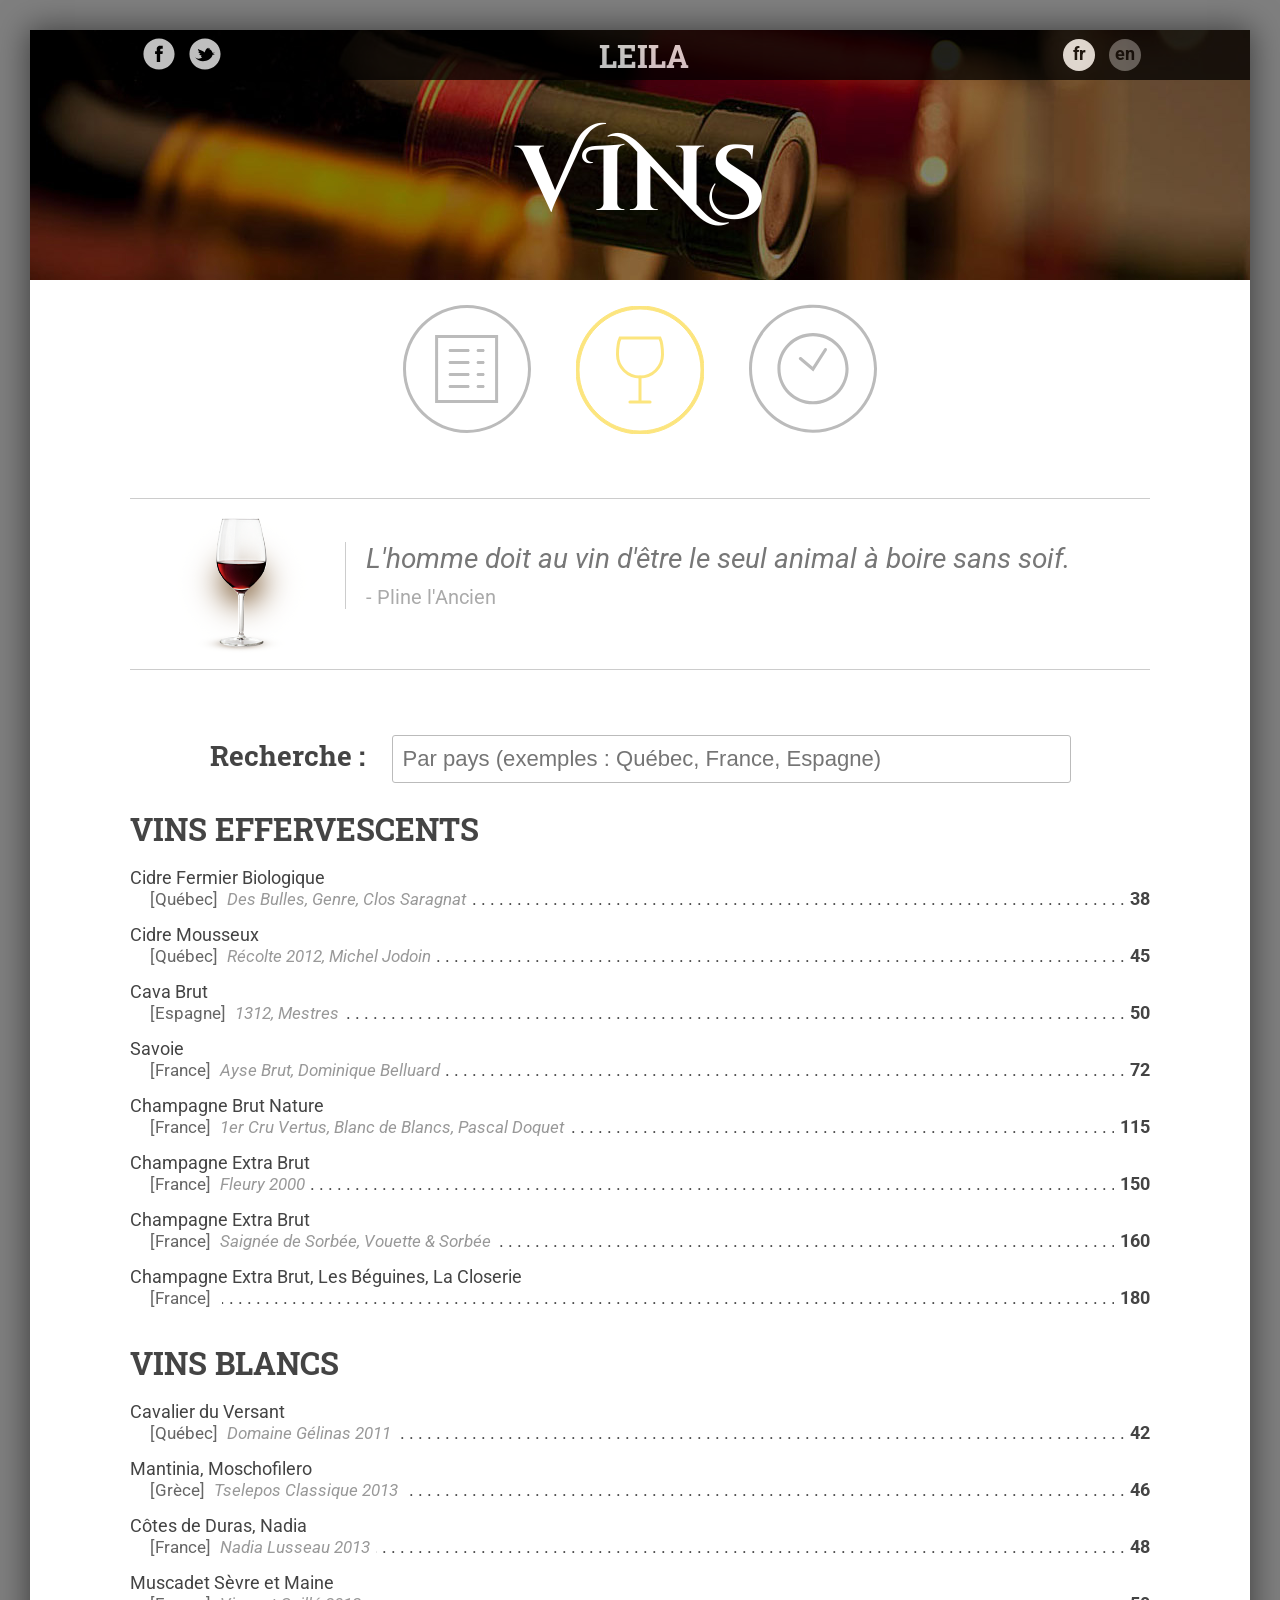
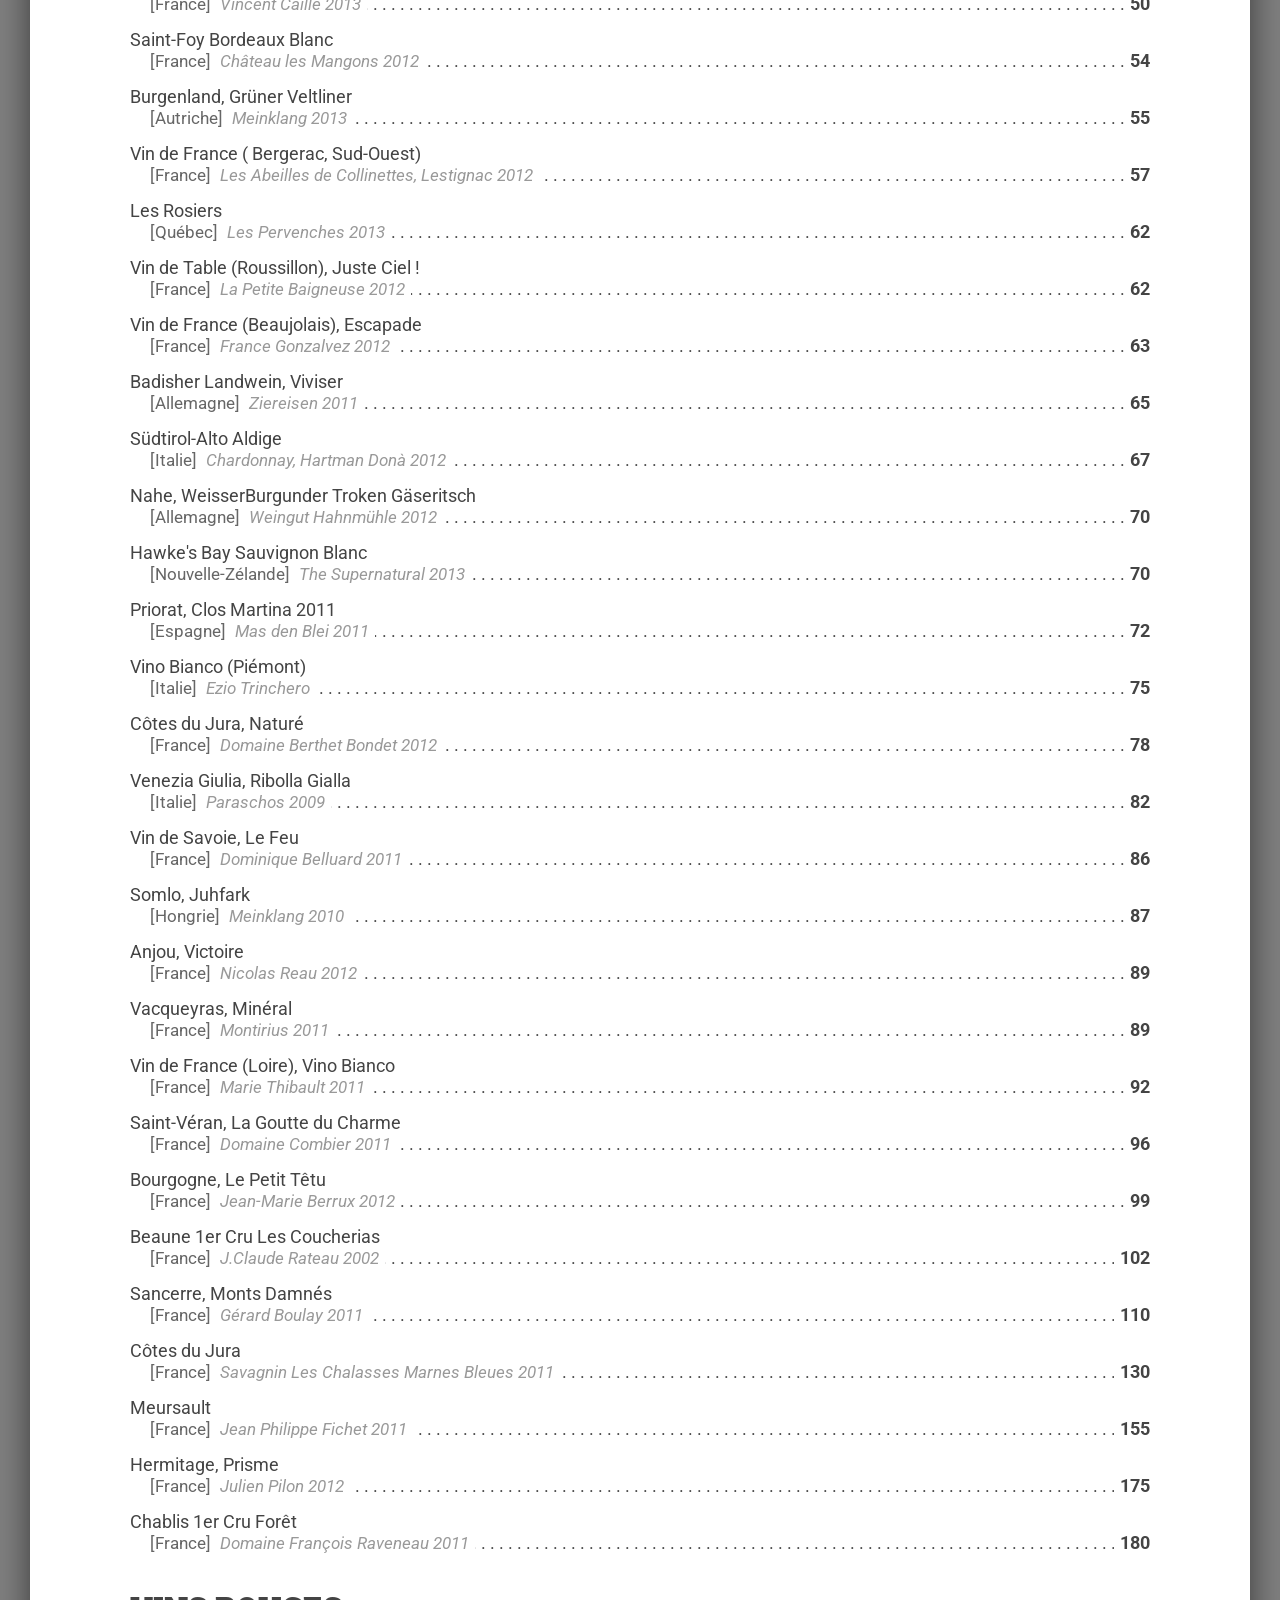
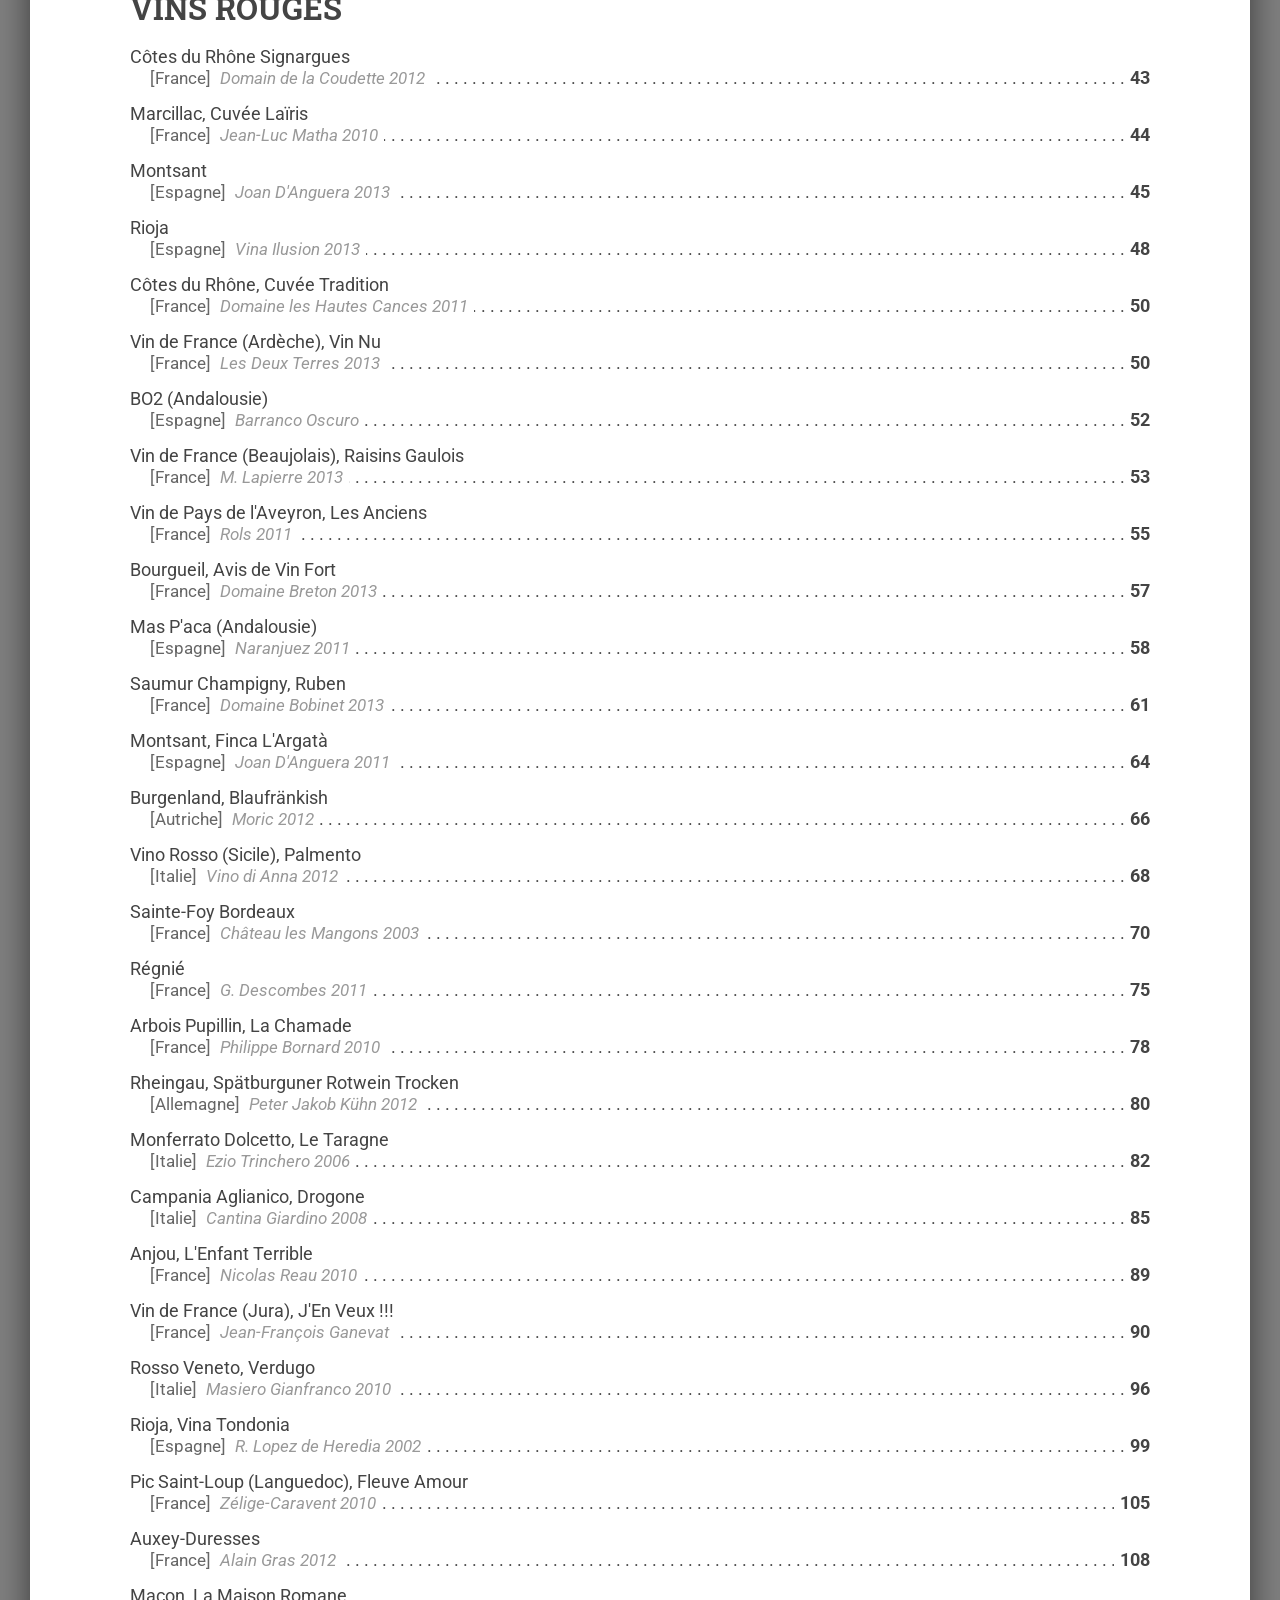
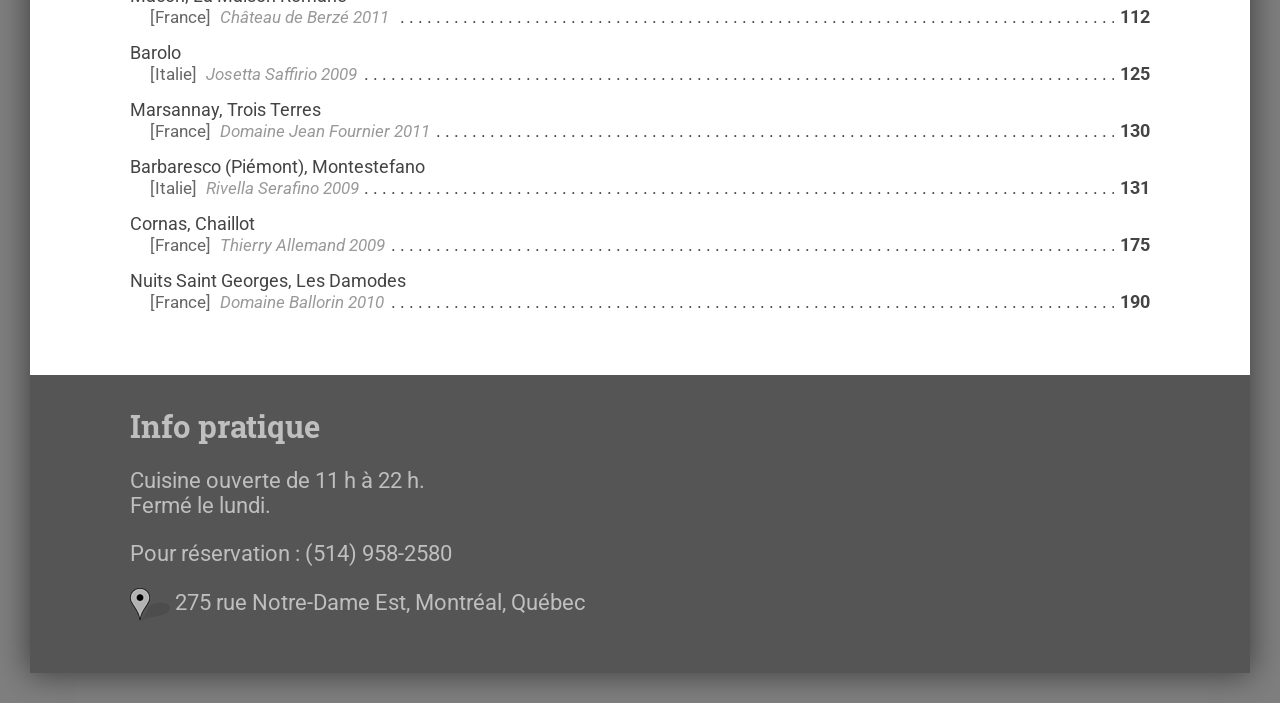
<file: vins.html>
<!DOCTYPE html>
<html>
<head>
  <link href='http://fonts.googleapis.com/css?family=Cinzel+Decorative:700,900|Roboto+Slab:300,700|Roboto:700,400' rel='stylesheet' type='text/css'>
  <meta charset="UTF-8">
  <meta name="robots" content="noindex, nofollow">
  <title>Carte des vins | Restaurant Leila</title>
  <meta name="description" content="Carte des vins du restaurant Leila à Montréal. Carte variée, incluant des vins d'importation privée sélectionnés par notre sommelier.">
  <link rel="stylesheet" href="css/leila.css">
  <link rel="icon" type="image/png" href="images/favicon.png" />
</head>
<body>
  <div id="conteneur" class="page-vins">
    <header>
      <div class="barre-haut">
        <nav class="social">
          <a href="http://www.facebook.com" target="lien-externe">
            <img alt="Facebook" src="images/iu/nav-icone-facebook.svg">
          </a>
          <a href="http://www.twitter.com" target="lien-externe">
            <img alt="Twitter" src="images/iu/nav-icone-twitter.svg">
          </a>
        </nav>
        <h1 class="logo">
          <a href="index.html">LEILA</a>
        </h1>
        <nav class="i18n">
          <a href="#" class="actif" title="Français">fr</a>
          <a href="#" title="English">en</a>
        </nav>
      </div>
      <div class="titre-page">
        <h1>VINS</h1>
      </div>
      <nav class="nav-principale">
        <a href="menu.html" title="Les menus">
          <svg version="1.1" id="Layer_1" xmlns="http://www.w3.org/2000/svg" xmlns:xlink="http://www.w3.org/1999/xlink" x="0px" y="0px" width="130px" height="130px" viewBox="0 0 130 130" enable-background="new 0 0 130 130" xml:space="preserve"><g><path class="icone" fill="#bbb" d="M65,1C29.7,1,1,29.7,1,65s28.7,64,64,64c35.3,0,64-28.7,64-64S100.3,1,65,1z M65,126C31.4,126,4,98.6,4,65 C4,31.4,31.4,4,65,4c33.6,0,61,27.4,61,61C126,98.6,98.6,126,65,126z M33.1,99.1h63v-68h-63V99.1z M36.1,34.1h57v62h-57V34.1z  M66.1,57.1h-18c-0.8,0-1.5,0.7-1.5,1.5s0.7,1.5,1.5,1.5h18c0.8,0,1.5-0.7,1.5-1.5S67,57.1,66.1,57.1z M66.1,81.1h-18 c-0.8,0-1.5,0.7-1.5,1.5s0.7,1.5,1.5,1.5h18c0.8,0,1.5-0.7,1.5-1.5S67,81.1,66.1,81.1z M66.1,69.1h-18c-0.8,0-1.5,0.7-1.5,1.5 s0.7,1.5,1.5,1.5h18c0.8,0,1.5-0.7,1.5-1.5S67,69.1,66.1,69.1z M66.1,45.1h-18c-0.8,0-1.5,0.7-1.5,1.5s0.7,1.5,1.5,1.5h18 c0.8,0,1.5-0.7,1.5-1.5S67,45.1,66.1,45.1z M81.1,57.1h-5c-0.8,0-1.5,0.7-1.5,1.5s0.7,1.5,1.5,1.5h5c0.8,0,1.5-0.7,1.5-1.5 S82,57.1,81.1,57.1z M81.1,81.1h-5c-0.8,0-1.5,0.7-1.5,1.5s0.7,1.5,1.5,1.5h5c0.8,0,1.5-0.7,1.5-1.5S82,81.1,81.1,81.1z M81.1,45.1 h-5c-0.8,0-1.5,0.7-1.5,1.5s0.7,1.5,1.5,1.5h5c0.8,0,1.5-0.7,1.5-1.5S82,45.1,81.1,45.1z M81.1,69.1h-5c-0.8,0-1.5,0.7-1.5,1.5 s0.7,1.5,1.5,1.5h5c0.8,0,1.5-0.7,1.5-1.5S82,69.1,81.1,69.1z"/></g></svg>
        </a>
        <a href="vins.html" class="actif" title="Carte des vins">
          <svg version="1.1" xmlns="http://www.w3.org/2000/svg" xmlns:xlink="http://www.w3.org/1999/xlink" xmlns:a="http://ns.adobe.com/AdobeSVGViewerExtensions/3.0/" x="0px" y="0px" width="128px" height="128px" viewBox="0 0 128 128" enable-background="new 0 0 128 128" xml:space="preserve"><defs></defs><g><defs><rect id="SVGID_1_" width="128" height="128"/></defs><clipPath id="SVGID_2_"><use xlink:href="#SVGID_1_" overflow="visible"/></clipPath><path clip-path="url(#SVGID_2_)" fill="#bbb" d="M64,3c33.636,0,61,27.364,61,61c0,33.635-27.364,61-61,61 C30.364,125,3,97.635,3,64C3,30.364,30.364,3,64,3 M64,0C28.654,0,0,28.654,0,64c0,35.346,28.654,64,64,64 c35.346,0,64-28.654,64-64C128,28.654,99.346,0,64,0"/><path class="coupe" clip-path="url(#SVGID_2_)" fill="none" stroke="#bbb" stroke-width="3" stroke-linecap="round" stroke-miterlimit="10" d="  M83.817,32.017H44.182c-1.717,3.554-2.689,12.733-2.689,16.583c0,12.425,10.081,22.505,22.507,22.505S86.507,61.026,86.507,48.6  C86.507,44.75,85.535,35.571,83.817,32.017z"/><line clip-path="url(#SVGID_2_)" fill="none" stroke="#bbb" stroke-width="3" stroke-linecap="round" stroke-miterlimit="10" x1="64" y1="71.104" x2="64" y2="95.388"/><line clip-path="url(#SVGID_2_)" fill="none" stroke="#bbb" stroke-width="3" stroke-linecap="round" stroke-miterlimit="10" x1="53.932" y1="95.983" x2="74.068" y2="95.983"/></g></svg>
        </a>
        <a href="javascript: void(0);" title="Réservation en ligne - à venir">
          <svg version="1.1" id="Layer_1" xmlns="http://www.w3.org/2000/svg" xmlns:xlink="http://www.w3.org/1999/xlink" x="0px" y="0px" width="130px" height="130px" viewBox="0 0 130 130" enable-background="new 0 0 130 130" xml:space="preserve"><path fill="#bbb" d="M65,0.7c-35.3,0-64,28.7-64,64c0,35.3,28.7,64,64,64s64-28.7,64-64C129,29.4,100.3,0.7,65,0.7z M65,125.7 c-33.6,0-61-27.4-61-61c0-33.6,27.4-61,61-61s61,27.4,61,61C126,98.4,98.6,125.7,65,125.7z M65,29.1c-19.7,0-35.6,15.9-35.6,35.6 c0,19.7,15.9,35.6,35.6,35.6s35.6-15.9,35.6-35.6C100.6,45.1,84.7,29.1,65,29.1z M65,97.2c-17.9,0-32.5-14.6-32.5-32.5 S47.1,32.2,65,32.2s32.5,14.6,32.5,32.5S82.9,97.2,65,97.2z M78.3,44.3c-0.7-0.5-1.7-0.3-2.1,0.5L64.6,62.7l-11.2-9.4 c-0.7-0.6-1.6-0.5-2.2,0.2c-0.6,0.7-0.5,1.6,0.2,2.2l13.9,11.7l13.4-20.8C79.2,45.8,79,44.8,78.3,44.3z"/></svg>
        </a>
      </nav>
    </header>
    <div class="contenu-principal">
      <div class="citation">
        <img src="images/vins-citation.png" alt="">
        <blockquote>
          L'homme doit au vin d'être le seul animal à boire sans soif.
          <cite>- Pline l'Ancien</cite>
        </blockquote>
      </div>
      <form class="frm-recherche">
        <label>Recherche : 
          <input type="text" name="origine" placeholder="Par pays (exemples : Québec, France, Espagne)">
        </label>
      </form>
      <div class="carte">
        <section>
          <h2>VINS EFFERVESCENTS</h2>
          <ul>
            <li>
              <span>
                <span class="vin-nom">Cidre Fermier Biologique</span><br>
                <b class="vin-provenance">[Québec]</b>
                <i class="vin-desc">Des Bulles, Genre, Clos Saragnat</i>
              </span>
              <span class="prix">38</span>
            </li>
            <li>
              <span>
                <span class="vin-nom">Cidre Mousseux</span><br>
                <b class="vin-provenance">[Québec]</b>
                <i class="vin-desc">Récolte 2012, Michel Jodoin</i>
              </span>
              <span class="prix">45</span>
            </li>
            <li>
              <span>
                <span class="vin-nom">Cava Brut</span><br>
                <b class="vin-provenance">[Espagne]</b>
                <i class="vin-desc">1312, Mestres</i>
              </span>
              <span class="prix">50</span>
            </li>
            <li>
              <span>
                <span class="vin-nom">Savoie</span><br>
                <b class="vin-provenance">[France]</b>
                <i class="vin-desc">Ayse Brut, Dominique Belluard</i>
              </span>
              <span class="prix">72</span>
            </li>
            <li>
              <span>
                <span class="vin-nom">Champagne Brut Nature</span><br>
                <b class="vin-provenance">[France]</b>
                <i class="vin-desc">1er Cru Vertus, Blanc de Blancs, Pascal Doquet</i>
              </span>
              <span class="prix">115</span>
            </li>
            <li>
              <span>
                <span class="vin-nom">Champagne Extra Brut</span><br>
                <b class="vin-provenance">[France]</b>
                <i class="vin-desc">Fleury 2000</i>
              </span>
              <span class="prix">150</span>
            </li>
            <li>
              <span>
                <span class="vin-nom">Champagne Extra Brut</span><br>
                <b class="vin-provenance">[France]</b>
                <i class="vin-desc">Saignée de Sorbée, Vouette & Sorbée</i>
              </span>
              <span class="prix">160</span>
            </li>
            <li>
              <span>
                <span class="vin-nom">Champagne Extra Brut, Les Béguines, La Closerie</span><br>
                <b class="vin-provenance">[France]</b>
              </span>
              <span class="prix">180</span>
            </li>
          </ul>
        </section>
        <section>
          <h2>VINS BLANCS</h2>
          <ul>
            <li>
              <span>
                <span class="vin-nom">Cavalier du Versant</span><br>
                <b class="vin-provenance">[Québec]</b>
                <i class="vin-desc">Domaine Gélinas 2011</i>
              </span>
              <span class="prix">42</span>
            </li>
            <li>
              <span>
                <span class="vin-nom">Mantinia, Moschofilero</span><br>
                <b class="vin-provenance">[Grèce]</b>
                <i class="vin-desc">Tselepos Classique 2013</i>
              </span>
              <span class="prix">46</span>
            </li>
            <li>
              <span>
                <span class="vin-nom">Côtes de Duras, Nadia</span><br>
                <b class="vin-provenance">[France]</b>
                <i class="vin-desc">Nadia Lusseau 2013</i>
              </span>
              <span class="prix">48</span>
            </li>
            <li>
              <span>
                <span class="vin-nom">Muscadet Sèvre et Maine</span><br>
                <b class="vin-provenance">[France]</b>
                <i class="vin-desc">Vincent Caillé 2013</i>
              </span>
              <span class="prix">50</span>
            </li>
            <li>
              <span>
                <span class="vin-nom">Saint-Foy Bordeaux Blanc</span><br>
                <b class="vin-provenance">[France]</b>
                <i class="vin-desc">Château les Mangons 2012</i>
              </span>
              <span class="prix">54</span>
            </li>
            <li>
              <span>
                <span class="vin-nom">Burgenland, Grüner Veltliner</span><br>
                <b class="vin-provenance">[Autriche]</b>
                <i class="vin-desc">Meinklang 2013</i>
              </span>
              <span class="prix">55</span>
            </li>
            <li>
              <span>
                <span class="vin-nom">Vin de France ( Bergerac, Sud-Ouest)</span><br>
                <b class="vin-provenance">[France]</b>
                <i class="vin-desc">Les Abeilles de Collinettes, Lestignac 2012</i>
              </span>
              <span class="prix">57</span>
            </li>
            <li>
              <span>
                <span class="vin-nom">Les Rosiers</span><br>
                <b class="vin-provenance">[Québec]</b>
                <i class="vin-desc">Les Pervenches 2013</i>
              </span>
              <span class="prix">62</span>
            </li>
            <li>
              <span>
                <span class="vin-nom">Vin de Table (Roussillon), Juste Ciel !</span><br>
                <b class="vin-provenance">[France]</b>
                <i class="vin-desc">La Petite Baigneuse 2012</i>
              </span>
              <span class="prix">62</span>
            </li>
            <li>
              <span>
                <span class="vin-nom">Vin de France (Beaujolais), Escapade</span><br>
                <b class="vin-provenance">[France]</b>
                <i class="vin-desc">France Gonzalvez 2012</i>
              </span>
              <span class="prix">63</span>
            </li>
            <li>
              <span>
                <span class="vin-nom">Badisher Landwein, Viviser</span><br>
                <b class="vin-provenance">[Allemagne]</b>
                <i class="vin-desc"> Ziereisen 2011</i>
              </span>
              <span class="prix">65</span>
            </li>
            <li>
              <span>
                <span class="vin-nom">Südtirol-Alto Aldige</span><br>
                <b class="vin-provenance">[Italie]</b>
                <i class="vin-desc">Chardonnay, Hartman Donà 2012</i>
              </span>
              <span class="prix">67</span>
            </li>
            <li>
              <span>
                <span class="vin-nom">Nahe, WeisserBurgunder Troken Gäseritsch</span><br>
                <b class="vin-provenance">[Allemagne]</b>
                <i class="vin-desc">Weingut Hahnmühle 2012</i>
              </span>
              <span class="prix">70</span>
            </li>
            <li>
              <span>
                <span class="vin-nom">Hawke's Bay Sauvignon Blanc</span><br>
                <b class="vin-provenance">[Nouvelle-Zélande]</b>
                <i class="vin-desc">The Supernatural 2013</i>
              </span>
              <span class="prix">70</span>
            </li>
            <li>
              <span>
                <span class="vin-nom">Priorat, Clos Martina 2011</span><br>
                <b class="vin-provenance">[Espagne]</b>
                <i class="vin-desc">Mas den Blei 2011</i>
              </span>
              <span class="prix">72</span>
            </li>
            <li>
              <span>
                <span class="vin-nom">Vino Bianco (Piémont)</span><br>
                <b class="vin-provenance">[Italie]</b>
                <i class="vin-desc">Ezio Trinchero</i>
              </span>
              <span class="prix">75</span>
            </li>
            <li>
              <span>
                <span class="vin-nom">Côtes du Jura, Naturé</span><br>
                <b class="vin-provenance">[France]</b>
                <i class="vin-desc">Domaine Berthet Bondet 2012</i>
              </span>
              <span class="prix">78</span>
            </li>
            <li>
              <span>
                <span class="vin-nom">Venezia Giulia, Ribolla Gialla</span><br>
                <b class="vin-provenance">[Italie]</b>
                <i class="vin-desc">Paraschos 2009</i>
              </span>
              <span class="prix">82</span>
            </li>
            <li>
              <span>
                <span class="vin-nom">Vin de Savoie, Le Feu</span><br>
                <b class="vin-provenance">[France]</b>
                <i class="vin-desc">Dominique Belluard 2011</i>
              </span>
              <span class="prix">86</span>
            </li>
            <li>
              <span>
                <span class="vin-nom">Somlo, Juhfark</span><br>
                <b class="vin-provenance">[Hongrie]</b>
                <i class="vin-desc">Meinklang 2010</i>
              </span>
              <span class="prix">87</span>
            </li>
            <li>
              <span>
                <span class="vin-nom">Anjou, Victoire</span><br>
                <b class="vin-provenance">[France]</b>
                <i class="vin-desc">Nicolas Reau 2012</i>
              </span>
              <span class="prix">89</span>
            </li>
            <li>
              <span>
                <span class="vin-nom">Vacqueyras, Minéral</span><br>
                <b class="vin-provenance">[France]</b>
                <i class="vin-desc">Montirius 2011</i>
              </span>
              <span class="prix">89</span>
            </li>
            <li>
              <span>
                <span class="vin-nom">Vin de France (Loire), Vino Bianco</span><br>
                <b class="vin-provenance">[France]</b>
                <i class="vin-desc">Marie Thibault 2011</i>
              </span>
              <span class="prix">92</span>
            </li>
            <li>
              <span>
                <span class="vin-nom">Saint-Véran, La Goutte du Charme</span><br>
                <b class="vin-provenance">[France]</b>
                <i class="vin-desc">Domaine Combier 2011</i>
              </span>
              <span class="prix">96</span>
            </li>
            <li>
              <span>
                <span class="vin-nom">Bourgogne, Le Petit Têtu</span><br>
                <b class="vin-provenance">[France]</b>
                <i class="vin-desc">Jean-Marie Berrux 2012</i>
              </span>
              <span class="prix">99</span>
            </li>
            <li>
              <span>
                <span class="vin-nom">Beaune 1er Cru Les Coucherias</span><br>
                <b class="vin-provenance">[France]</b>
                <i class="vin-desc">J.Claude Rateau 2002</i>
              </span>
              <span class="prix">102</span>
            </li>
            <li>
              <span>
                <span class="vin-nom">Sancerre, Monts Damnés</span><br>
                <b class="vin-provenance">[France]</b>
                <i class="vin-desc">Gérard Boulay 2011</i>
              </span>
              <span class="prix">110</span>
            </li>
            <li>
              <span>
                <span class="vin-nom">Côtes du Jura</span><br>
                <b class="vin-provenance">[France]</b>
                <i class="vin-desc">Savagnin Les Chalasses Marnes Bleues 2011</i>
              </span>
              <span class="prix">130</span>
            </li>
            <li>
              <span>
                <span class="vin-nom">Meursault</span><br>
                <b class="vin-provenance">[France]</b>
                <i class="vin-desc">Jean Philippe Fichet 2011</i>
              </span>
              <span class="prix">155</span>
            </li>
            <li>
              <span>
                <span class="vin-nom">Hermitage, Prisme</span><br>
                <b class="vin-provenance">[France]</b>
                <i class="vin-desc">Julien Pilon 2012</i>
              </span>
              <span class="prix">175</span>
            </li>
            <li>
              <span>
                <span class="vin-nom">Chablis 1er Cru Forêt</span><br>
                <b class="vin-provenance">[France]</b>
                <i class="vin-desc">Domaine François Raveneau 2011</i>
              </span>
              <span class="prix">180</span>
            </li>
          </ul>
        </section>
        <section>
          <h2>VINS ROUGES</h2>
          <ul>
            <li>
              <span>
                <span class="vin-nom">Côtes du Rhône Signargues</span><br>
                <b class="vin-provenance">[France]</b>
                <i class="vin-desc">Domain de la Coudette 2012</i>
              </span>
              <span class="prix">43</span>
            </li>
            <li>
              <span>
                <span class="vin-nom">Marcillac, Cuvée Laïris</span><br>
                <b class="vin-provenance">[France]</b>
                <i class="vin-desc">Jean-Luc Matha 2010</i>
              </span>
              <span class="prix">44</span>
            </li>
            <li>
              <span>
                <span class="vin-nom">Montsant</span><br>
                <b class="vin-provenance">[Espagne]</b>
                <i class="vin-desc">Joan D'Anguera 2013</i>
              </span>
              <span class="prix">45</span>
            </li>
            <li>
              <span>
                <span class="vin-nom">Rioja</span><br>
                <b class="vin-provenance">[Espagne]</b>
                <i class="vin-desc">Vina Ilusion 2013</i>
              </span>
              <span class="prix">48</span>
            </li>
            <li>
              <span>
                <span class="vin-nom">Côtes du Rhône, Cuvée Tradition</span><br>
                <b class="vin-provenance">[France]</b>
                <i class="vin-desc">Domaine les Hautes Cances 2011</i>
              </span>
              <span class="prix">50</span>
            </li>
            <li>
              <span>
                <span class="vin-nom">Vin de France (Ardèche), Vin Nu</span><br>
                <b class="vin-provenance">[France]</b>
                <i class="vin-desc">Les Deux Terres 2013</i>
              </span>
              <span class="prix">50</span>
            </li>
            <li>
              <span>
                <span class="vin-nom">BO2 (Andalousie)</span><br>
                <b class="vin-provenance">[Espagne]</b>
                <i class="vin-desc">Barranco Oscuro</i>
              </span>
              <span class="prix">52</span>
            </li>
            <li>
              <span>
                <span class="vin-nom">Vin de France (Beaujolais), Raisins Gaulois</span><br>
                <b class="vin-provenance">[France]</b>
                <i class="vin-desc">M. Lapierre 2013</i>
              </span>
              <span class="prix">53</span>
            </li>
            <li>
              <span>
                <span class="vin-nom">Vin de Pays de l'Aveyron, Les Anciens</span><br>
                <b class="vin-provenance">[France]</b>
                <i class="vin-desc">Rols 2011</i>
              </span>
              <span class="prix">55</span>
            </li>
            <li>
              <span>
                <span class="vin-nom">Bourgueil, Avis de Vin Fort</span><br>
                <b class="vin-provenance">[France]</b>
                <i class="vin-desc">Domaine Breton 2013</i>
              </span>
              <span class="prix">57</span>
            </li>
            <li>
              <span>
                <span class="vin-nom">Mas P'aca (Andalousie)</span><br>
                <b class="vin-provenance">[Espagne]</b>
                <i class="vin-desc">Naranjuez 2011</i>
              </span>
              <span class="prix">58</span>
            </li>
            <li>
              <span>
                <span class="vin-nom">Saumur Champigny, Ruben</span><br>
                <b class="vin-provenance">[France]</b>
                <i class="vin-desc">Domaine Bobinet 2013</i>
              </span>
              <span class="prix">61</span>
            </li>
            <li>
              <span>
                <span class="vin-nom">Montsant, Finca L'Argatà</span><br>
                <b class="vin-provenance">[Espagne]</b>
                <i class="vin-desc">Joan D'Anguera 2011</i>
              </span>
              <span class="prix">64</span>
            </li>
            <li>
              <span>
                <span class="vin-nom">Burgenland, Blaufränkish</span><br>
                <b class="vin-provenance">[Autriche]</b>
                <i class="vin-desc">Moric 2012</i>
              </span>
              <span class="prix">66</span>
            </li>
            <li>
              <span>
                <span class="vin-nom">Vino Rosso (Sicile), Palmento</span><br>
                <b class="vin-provenance">[Italie]</b>
                <i class="vin-desc">Vino di Anna 2012</i>
              </span>
              <span class="prix">68</span>
            </li>
            <li>
              <span>
                <span class="vin-nom">Sainte-Foy Bordeaux</span><br>
                <b class="vin-provenance">[France]</b>
                <i class="vin-desc">Château les Mangons 2003</i>
              </span>
              <span class="prix">70</span>
            </li>
            <li>
              <span>
                <span class="vin-nom">Régnié</span><br>
                <b class="vin-provenance">[France]</b>
                <i class="vin-desc">G. Descombes 2011</i>
              </span>
              <span class="prix">75</span>
            </li>
            <li>
              <span>
                <span class="vin-nom">Arbois Pupillin, La Chamade</span><br>
                <b class="vin-provenance">[France]</b>
                <i class="vin-desc">Philippe Bornard 2010</i>
              </span>
              <span class="prix">78</span>
            </li>
            <li>
              <span>
                <span class="vin-nom">Rheingau, Spätburguner Rotwein Trocken</span><br>
                <b class="vin-provenance">[Allemagne]</b>
                <i class="vin-desc">Peter Jakob Kühn 2012</i>
              </span>
              <span class="prix">80</span>
            </li>
            <li>
              <span>
                <span class="vin-nom">Monferrato Dolcetto, Le Taragne</span><br>
                <b class="vin-provenance">[Italie]</b>
                <i class="vin-desc">Ezio Trinchero 2006</i>
              </span>
              <span class="prix">82</span>
            </li>
            <li>
              <span>
                <span class="vin-nom">Campania Aglianico, Drogone</span><br>
                <b class="vin-provenance">[Italie]</b>
                <i class="vin-desc">Cantina Giardino 2008</i>
              </span>
              <span class="prix">85</span>
            </li>
            <li>
              <span>
                <span class="vin-nom">Anjou, L'Enfant Terrible</span><br>
                <b class="vin-provenance">[France]</b>
                <i class="vin-desc">Nicolas Reau 2010</i>
              </span>
              <span class="prix">89</span>
            </li>
            <li>
              <span>
                <span class="vin-nom">Vin de France (Jura), J'En Veux !!!</span><br>
                <b class="vin-provenance">[France]</b>
                <i class="vin-desc">Jean-François Ganevat</i>
              </span>
              <span class="prix">90</span>
            </li>
            <li>
              <span>
                <span class="vin-nom">Rosso Veneto, Verdugo</span><br>
                <b class="vin-provenance">[Italie]</b>
                <i class="vin-desc">Masiero Gianfranco 2010</i>
              </span>
              <span class="prix">96</span>
            </li>
            <li>
              <span>
                <span class="vin-nom">Rioja, Vina Tondonia</span><br>
                <b class="vin-provenance">[Espagne]</b>
                <i class="vin-desc">R. Lopez de Heredia 2002</i>
              </span>
              <span class="prix">99</span>
            </li>
            <li>
              <span>
                <span class="vin-nom">Pic Saint-Loup (Languedoc), Fleuve Amour</span><br>
                <b class="vin-provenance">[France]</b>
                <i class="vin-desc">Zélige-Caravent 2010</i>
              </span>
              <span class="prix">105</span>
            </li>
            <li>
              <span>
                <span class="vin-nom">Auxey-Duresses</span><br>
                <b class="vin-provenance">[France]</b>
                <i class="vin-desc">Alain Gras 2012</i>
              </span>
              <span class="prix">108</span>
            </li>
            <li>
              <span>
                <span class="vin-nom">Macon, La Maison Romane</span><br>
                <b class="vin-provenance">[France]</b>
                <i class="vin-desc">Château de Berzé 2011</i>
              </span>
              <span class="prix">112</span>
            </li>
            <li>
              <span>
                <span class="vin-nom">Barolo</span><br>
                <b class="vin-provenance">[Italie]</b>
                <i class="vin-desc">Josetta Saffirio 2009</i>
              </span>
              <span class="prix">125</span>
            </li>
            <li>
              <span>
                <span class="vin-nom">Marsannay, Trois Terres</span><br>
                <b class="vin-provenance">[France]</b>
                <i class="vin-desc">Domaine Jean Fournier 2011</i>
              </span>
              <span class="prix">130</span>
            </li>
            <li>
              <span>
                <span class="vin-nom">Barbaresco (Piémont), Montestefano</span><br>
                <b class="vin-provenance">[Italie]</b>
                <i class="vin-desc">Rivella Serafino 2009</i>
              </span>
              <span class="prix">131</span>
            </li>
            <li>
              <span>
                <span class="vin-nom">Cornas, Chaillot</span><br>
                <b class="vin-provenance">[France]</b>
                <i class="vin-desc">Thierry Allemand 2009</i>
              </span>
              <span class="prix">175</span>
            </li>
            <li>
              <span>
                <span class="vin-nom">Nuits Saint Georges, Les Damodes</span><br>
                <b class="vin-provenance">[France]</b>
                <i class="vin-desc">Domaine Ballorin 2010</i>
              </span>
              <span class="prix">190</span>
            </li>
          </ul>
        </section>
      </div>
    </div>
    <footer>
      <h2>Info pratique</h2>
      <p>Cuisine ouverte de 11 h à 22 h.<br>Fermé le lundi.</p>
      <p>Pour réservation : 
        <span class="gras">(514) 958-2580</span>
      </p>
      <p class="adresse">
        <a href="https://goo.gl/maps/9pTkr" target="lien-externe" title="Cliquez ici pour localiser le restaurant sur Google Maps">
          <img src="images/iu/nav-icone-google-maps.png" alt="Carte">
        </a>
        275 rue Notre-Dame Est, Montréal, Québec
      </p>
    </footer>
  </div>
</body>
</html>
</file>
<file: css/leila.css>
/*
  STRUCTURE ET STYLES COMMUNS
*/
html {
  margin: 0;
  padding: 0;
  font-size: clamp(14px, 0.5vw + 0.75rem, 20px);
  box-sizing: border-box;
}

*, *::after, *::before {
  box-sizing: inherit;
}

body {
  background-color: #7f7f7f;
}

a, a:visited, a:active, a:link {
  color: inherit;
  text-decoration: none;
}

#conteneur {
  background-color: #fff;
  box-shadow: 0px 0px 30px 2px rgba(0,0,0,0.5);
  width: 95%;
  min-width: 700px;
  margin: 10px;
  font-family: 'Roboto', sans-serif;
}

/*
  ENTETE ET MENU DE NAVIGATION
*/

#conteneur > header {
  width: 100%;
  color: white;
  background-repeat: no-repeat;
}

.page-accueil > header {
  background-image: url(../images/accueil-entete.jpg);
  background-size: cover;
}

.page-menu > header {
  background-image: url(../images/menu-entete.jpg);
}

.page-vins > header {
  background-image: url(../images/vins-entete.jpg);
}

.barre-haut {
  height: 50px;
  background-color: black;
  opacity: 0.75;
  min-width: 360px;
  text-align: center;
}

h1.logo {
  display: inline-block;
  margin: 5px auto;
  font-family: 'Roboto Slab', serif;
  font-size: 1.7rem;
  text-align: center;
}

h1.logo:hover {
  color: #fce57e;
}

/* Barre de haut - liens de navigation */
.barre-haut nav a {
  margin: 5px;
  width: 32px;
  height: 32px;
}

/* Barre de haut - images/icones de navigation */
.barre-haut nav a img {
  width: inherit;
  height: inherit;
}

/* Navigation réseaux-sociaux */
nav.social {
  width: auto;
  margin-left: 100px;
  padding: 8px;
  float: left;
}

/* Navigation i18n */
nav.i18n {
  width: auto;
  margin-right: 100px;
  padding: 4px;
  float: right;
}

nav.i18n a {
  background-color: #666;
  color: black;
  font-weight: bold;
  text-align: center;
  padding-top: 4px;
  display: inline-block;
  border-radius: 16px;
}

nav.i18n a.actif {
  background-color: white;
}

nav.i18n a:hover {
  background-color: #fed531;
}

.titre-page {
  clear: both;
  text-align: center;
  margin-top: 40px;
}

.page-accueil .titre-page {
  margin-top: 20px;
}

.titre-page h1 {
  font-family: 'Cinzel Decorative', cursive;
  font-weight: bold;
  font-size: 5rem;
  margin: 0;
  padding: 0;
}

.titre-page h3 {
  font-family: 'Roboto Slab', serif;
  font-size: 2rem;
  font-weight: 300;
  letter-spacing: 0.40rem;
  margin: 0;
  padding: 0;
}

.info-utile {
  text-align: center;
  padding: 0;
}

.info-utile p {
  margin: 0.4rem;
  font-size: 1.2em;
}

.info-utile .aujourdui {
  color: #fed531;
  font-size: 1.5rem;
  /*font-weight: bold;*/
}

.info-utile .telephone {
  font-weight: bold;
}

/* Navigation principale */
nav.nav-principale {
  margin: 40px auto 20px auto;
  text-align: center;
}

nav.nav-principale a {
  display: inline-block;
  padding: 20px;
}

nav.nav-principale a svg:hover path:not(.coupe), 
nav.nav-principale a.actif svg path:not(.coupe) {
  fill: #fce57e;
}

nav.nav-principale a svg:hover path, 
nav.nav-principale a svg:hover line, 
nav.nav-principale a.actif svg path,
nav.nav-principale a.actif svg line {
  stroke: #fce57e;
}

/*
  CONTENU PRINCIPAL
*/

.contenu-principal {
  background-color: white;
  color: #444444;
  margin: 0 70px;
  padding: 30px;
}

.contenu-principal h2 {
  font-family: 'Roboto Slab', serif;
  font-size: 1.7rem;
  margin: 0px;
}

.contenu-principal p {
  font-size: 1.2rem;
}

.contenu-principal p img {
  float: left;
  margin: 5px 15px 10px 0;
}

/*
  MENU/LISTE DES VINS
*/

.citation {
  border-top: 1px solid #ccc;
  border-bottom: 1px solid #ccc; 
  clear: both;
  overflow: hidden;
  padding: 15px;
  margin-bottom: 40px;
  margin-top: -10px;
}

.citation img {
  float: left;
}

.citation blockquote {
  font-size: 1.5rem;
  font-style: italic;
  color: #777;
  margin-left: 200px;
  padding-left: 20px;
  border-left: 1px solid #ccc;
}

blockquote cite {
  color: #aaa;
  font-size: 1.1rem;
  font-style: normal;
  display: block;
  margin-top: 10px;
}

.frm-recherche {
  text-align: center;
  padding: 25px;
}

.frm-recherche label {
  font-family: 'Roboto Slab', serif;
  font-size: 1.5rem;
  font-weight: bold;
}

.frm-recherche input {
  width: 70%;
  padding: 10px;
  border: 1px solid #bbb;
  border-radius: 3px;
  font-size: 1.2rem;
  font-weight: normal;
  margin-left: 20px;
}

.carte section ul {
  padding: 0px;
  overflow-x: hidden;
  list-style: none;
}

.carte section ul li {
  padding-bottom: 15px;
}

.carte section ul li:after {
  float: left;
  width: 0;
  white-space: nowrap;
  content: ". . . . . . . . . . . . . . . . . . . . . . . . . . . . . . . . . . . . . . . . . . . . . . . . . . . . . . . . . . . . . . . . . . . . . . . . . . . . . . . . . . . . . . . . . . . . . . . . . . . . . . . . . . . . . . . . . . . . . . . . . . . . . . . . . . . . . . . . . . . . . . . . . . . . . . . . . . . . . . . . . . . . . . . . . . . . . . . . . . . . . . . . . . . . . . . . . . . . . . . . . . . . . . . . . . . . . . . . . . . . ";
}
.carte section ul span:first-child {
  padding-right: 0.33em;
  background: white;
}
.carte section ul span + span {
  float: right;
  padding-left: 0.33em;
  background: white;
  position: relative;
  z-index: 1;
}

.carte section ul li span i {
  font-size: 0.95rem;
  font-weight: normal;
  color: #999;
}

.carte section ul li span.prix {
  font-weight: bold;
}

.carte section ul li .vin-provenance {
  color:#666;
  font-size: 0.95rem;
  font-weight: normal;
  padding-left: 20px;
  padding-right: 5px;
}

.carte section ul li .article-menu-portion {
  color:#666;
  font-size: 0.95rem;
  font-weight: normal;
  padding-right: 5px;
}

/*
  PIED DE PAGE
*/

#conteneur > footer {
  background-color: #555;
  color: #bfbfbf;
  margin: 0;
  padding: 30px 100px;
}

#conteneur > footer h2 {
  text-align: left;
  font-family: 'Roboto Slab', serif;
  font-size: 1.7rem;
  margin: 0px;
}

#conteneur > footer p {
  font-size: 1.2rem;
}

#conteneur > footer p img {
  vertical-align: middle;
}


/* 
  RETRAVAILLER la mise en page adaptative : la rendre fluide, et refaire en "mobile-first"
*/

/*
  STYLES ADAPTIFS (RESPONSIVE)
  Pour les besoins de ce travail pratique, nous ne ciblons que les écrans de 
  résolution supérieure à 750px.
*/

/* Tablettes ----------- */
@media screen and (min-width : 750px) and (max-width : 1024px) {
  #conteneur {
    width: 740px;
    margin: 10px auto;
  }
}

/* Ordinateurs portables ----------- */
@media screen and (min-width : 1025px) and (max-width : 1260px) {
  #conteneur {
    width: 1024px;
    margin: 20px auto;
  }
}

/* Ordinateurs de bureau ----------- */
@media screen and (min-width : 1261px) {
  #conteneur {
    width: 1220px;
    margin: 30px auto;
  }
}
</file>
